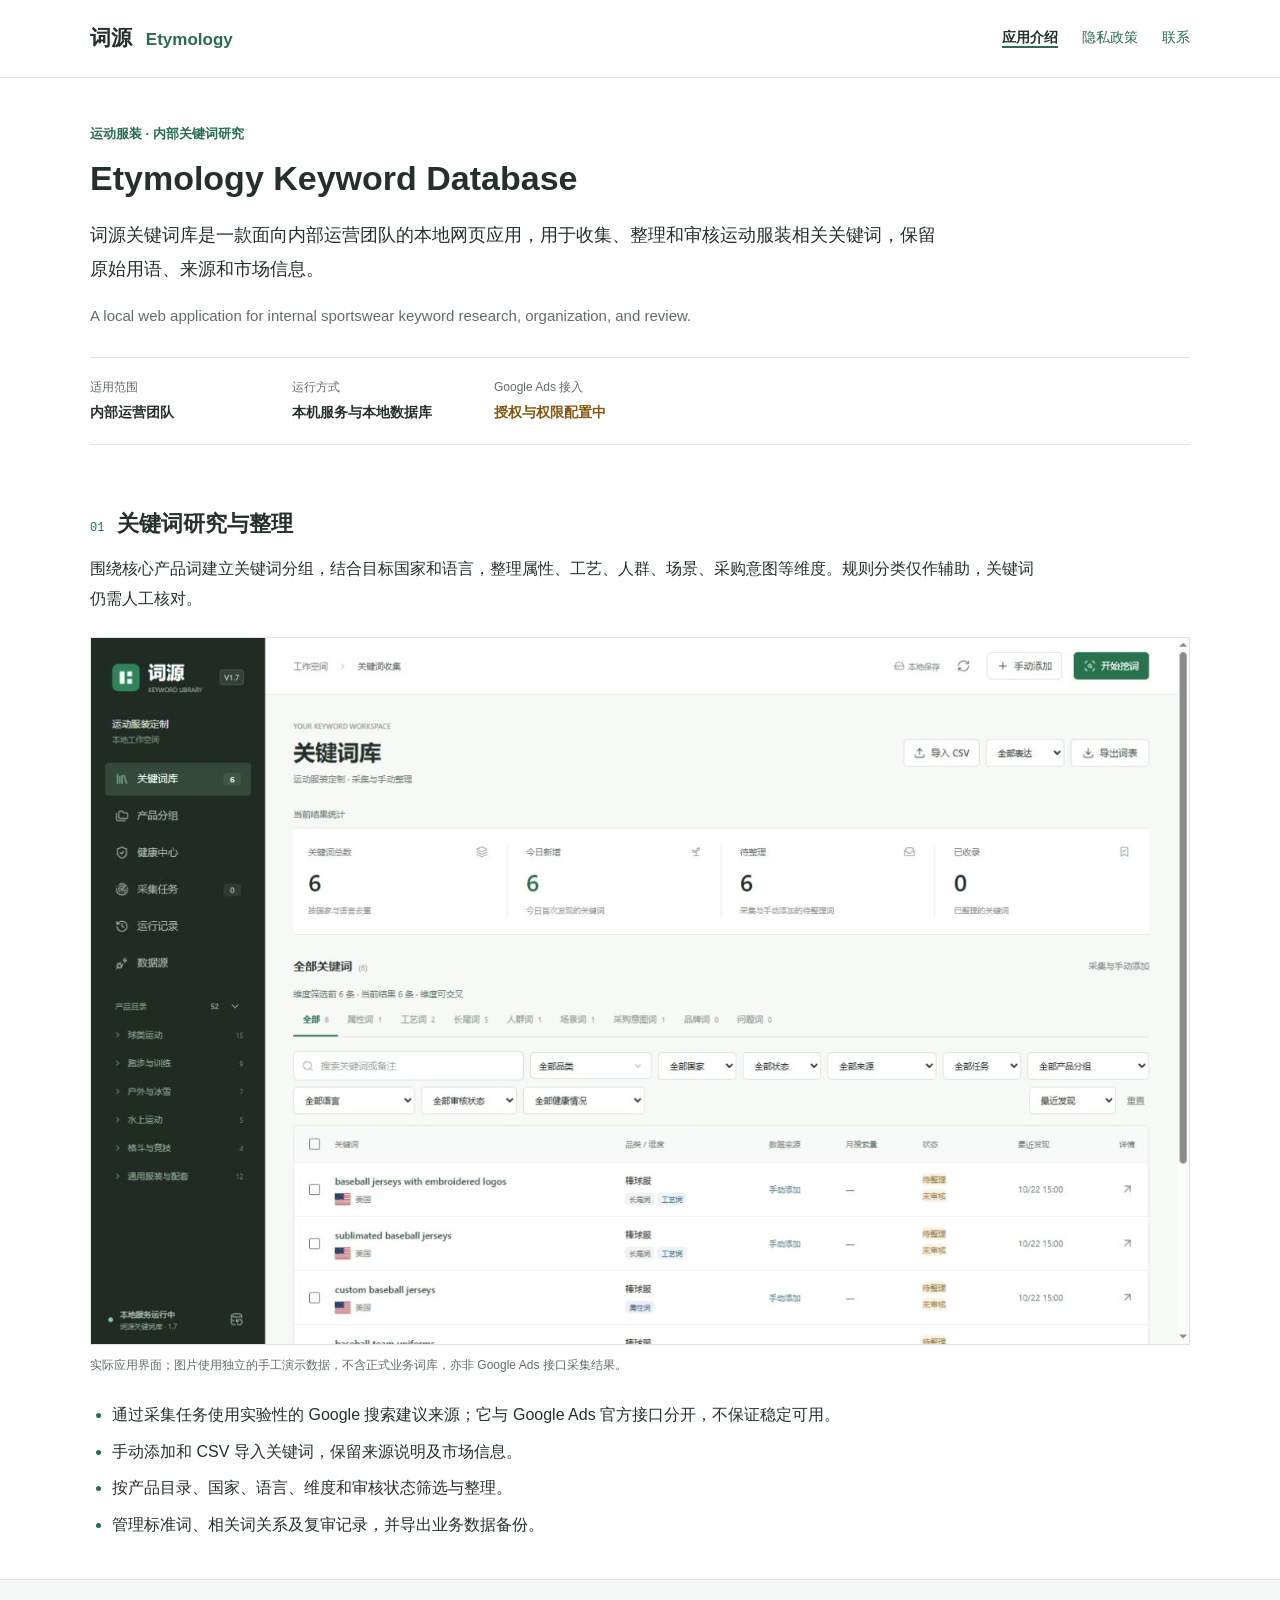
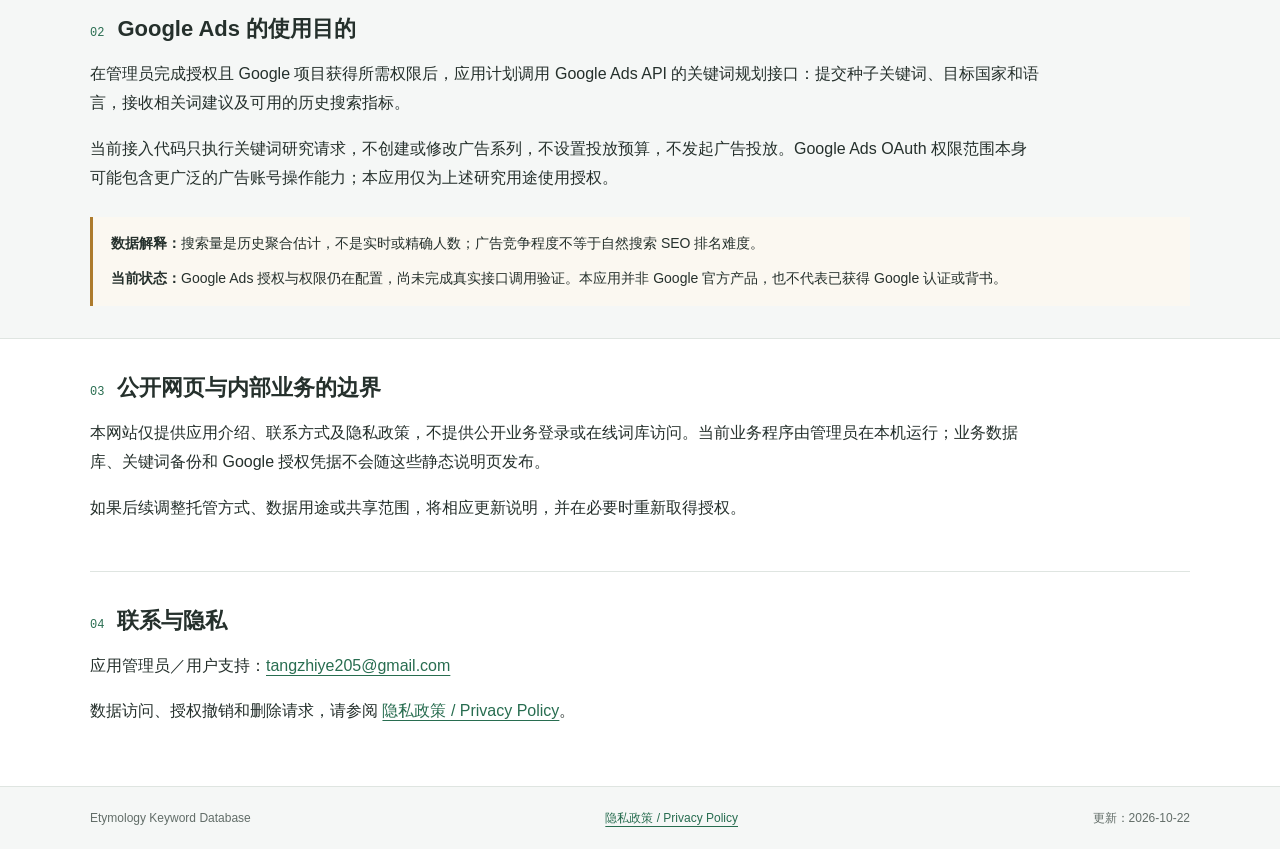
<file: index.html>
<!doctype html>
<html lang="zh-CN">
<head>
  <meta charset="utf-8">
  <meta name="viewport" content="width=device-width, initial-scale=1">
  <meta name="description" content="Etymology Keyword Database（词源关键词库）应用介绍：面向内部运营团队的运动服装关键词研究与整理工具。">
  <meta name="referrer" content="strict-origin-when-cross-origin">
  <title>Etymology Keyword Database | 词源关键词库</title>
  <link rel="stylesheet" href="styles.css">
</head>
<body>
  <a class="skip-link" href="#main">跳到正文</a>
  <header class="site-header">
    <div class="container header-inner">
      <a class="wordmark" href="index.html">词源 <span lang="en">Etymology</span></a>
      <nav aria-label="主导航">
        <a href="index.html" aria-current="page">应用介绍</a>
        <a href="privacy.html">隐私政策</a>
        <a href="#contact">联系</a>
      </nav>
    </div>
  </header>
  <main id="main">
    <section class="intro container" aria-labelledby="app-title">
      <p class="eyebrow">运动服装 · 内部关键词研究</p>
      <h1 id="app-title" lang="en">Etymology Keyword Database</h1>
      <p class="lead">词源关键词库是一款面向内部运营团队的本地网页应用，用于收集、整理和审核运动服装相关关键词，保留原始用语、来源和市场信息。</p>
      <p class="english-summary" lang="en">A local web application for internal sportswear keyword research, organization, and review.</p>
      <dl class="app-meta">
        <div><dt>适用范围</dt><dd>内部运营团队</dd></div>
        <div><dt>运行方式</dt><dd>本机服务与本地数据库</dd></div>
        <div><dt>Google Ads 接入</dt><dd class="pending">授权与权限配置中</dd></div>
      </dl>
    </section>
    <section class="container section" aria-labelledby="research-title">
      <div class="section-heading"><span class="section-number" aria-hidden="true">01</span><h2 id="research-title">关键词研究与整理</h2></div>
      <p>围绕核心产品词建立关键词分组，结合目标国家和语言，整理属性、工艺、人群、场景、采购意图等维度。规则分类仅作辅助，关键词仍需人工核对。</p>
      <figure class="product-figure">
        <img src="app-preview.png" alt="词源关键词库的实际界面，展示棒球服演示关键词、国家筛选、分类与审核状态。" width="1385" height="890" fetchpriority="high">
        <figcaption>实际应用界面；图片使用独立的手工演示数据，不含正式业务词库，亦非 Google Ads 接口采集结果。</figcaption>
      </figure>
      <ul class="feature-list">
        <li>通过采集任务使用实验性的 Google 搜索建议来源；它与 Google Ads 官方接口分开，不保证稳定可用。</li>
        <li>手动添加和 CSV 导入关键词，保留来源说明及市场信息。</li>
        <li>按产品目录、国家、语言、维度和审核状态筛选与整理。</li>
        <li>管理标准词、相关词关系及复审记录，并导出业务数据备份。</li>
      </ul>
    </section>
    <section class="band" aria-labelledby="google-title">
      <div class="container section">
        <div class="section-heading"><span class="section-number" aria-hidden="true">02</span><h2 id="google-title">Google Ads 的使用目的</h2></div>
        <p>在管理员完成授权且 Google 项目获得所需权限后，应用计划调用 Google Ads API 的关键词规划接口：提交种子关键词、目标国家和语言，接收相关词建议及可用的历史搜索指标。</p>
        <p>当前接入代码只执行关键词研究请求，不创建或修改广告系列，不设置投放预算，不发起广告投放。Google Ads OAuth 权限范围本身可能包含更广泛的广告账号操作能力；本应用仅为上述研究用途使用授权。</p>
        <aside class="notice" aria-label="数据解释与接入状态">
          <p><strong>数据解释：</strong>搜索量是历史聚合估计，不是实时或精确人数；广告竞争程度不等于自然搜索 SEO 排名难度。</p>
          <p><strong>当前状态：</strong>Google Ads 授权与权限仍在配置，尚未完成真实接口调用验证。本应用并非 Google 官方产品，也不代表已获得 Google 认证或背书。</p>
        </aside>
      </div>
    </section>
    <section class="container section" aria-labelledby="boundary-title">
      <div class="section-heading"><span class="section-number" aria-hidden="true">03</span><h2 id="boundary-title">公开网页与内部业务的边界</h2></div>
      <p>本网站仅提供应用介绍、联系方式及隐私政策，不提供公开业务登录或在线词库访问。当前业务程序由管理员在本机运行；业务数据库、关键词备份和 Google 授权凭据不会随这些静态说明页发布。</p>
      <p>如果后续调整托管方式、数据用途或共享范围，将相应更新说明，并在必要时重新取得授权。</p>
    </section>
    <section class="container section contact-section" id="contact" aria-labelledby="contact-title">
      <div class="section-heading"><span class="section-number" aria-hidden="true">04</span><h2 id="contact-title">联系与隐私</h2></div>
      <p>应用管理员／用户支持：<a class="email" href="mailto:tangzhiye205@gmail.com">tangzhiye205@gmail.com</a></p>
      <p>数据访问、授权撤销和删除请求，请参阅 <a href="privacy.html">隐私政策 / Privacy Policy</a>。</p>
    </section>
  </main>
  <footer class="site-footer"><div class="container footer-inner"><span lang="en">Etymology Keyword Database</span><a href="privacy.html">隐私政策 / Privacy Policy</a><span>更新：2026-10-22</span></div></footer>
</body>
</html>
</file>
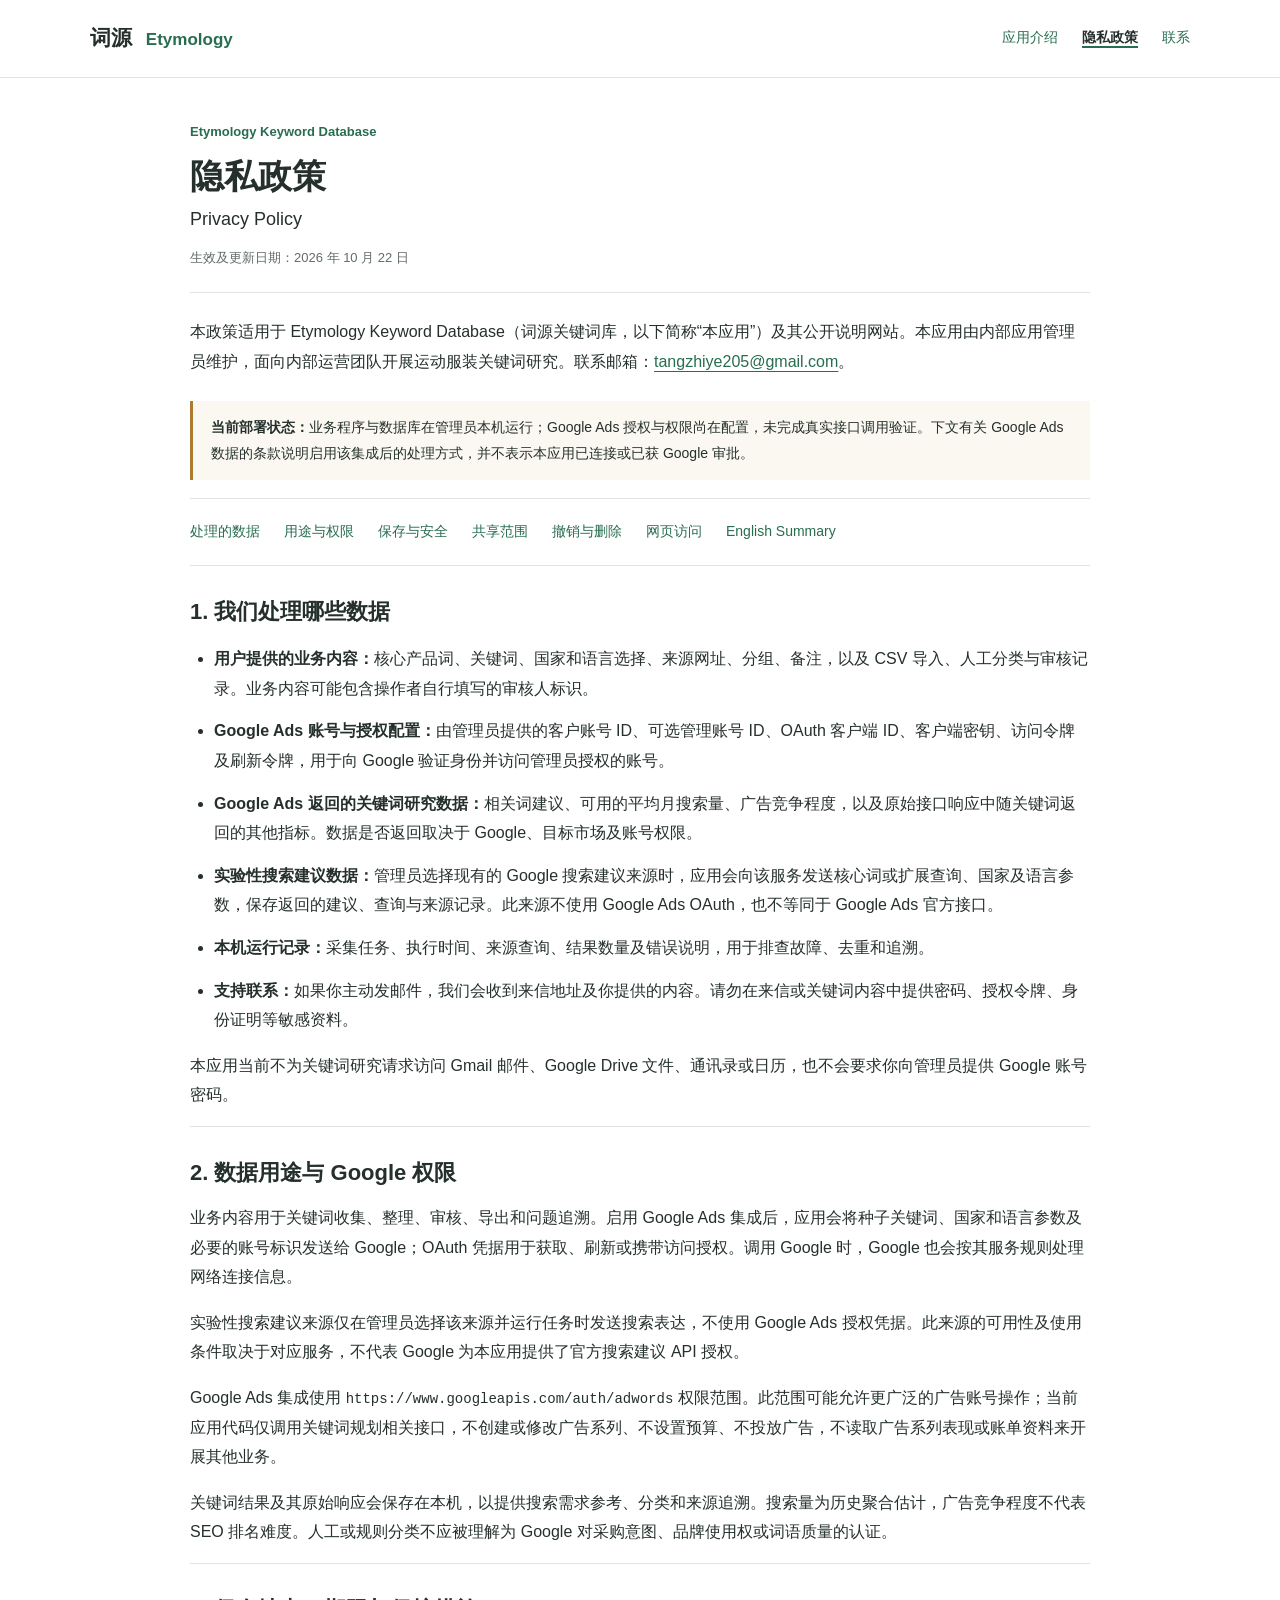
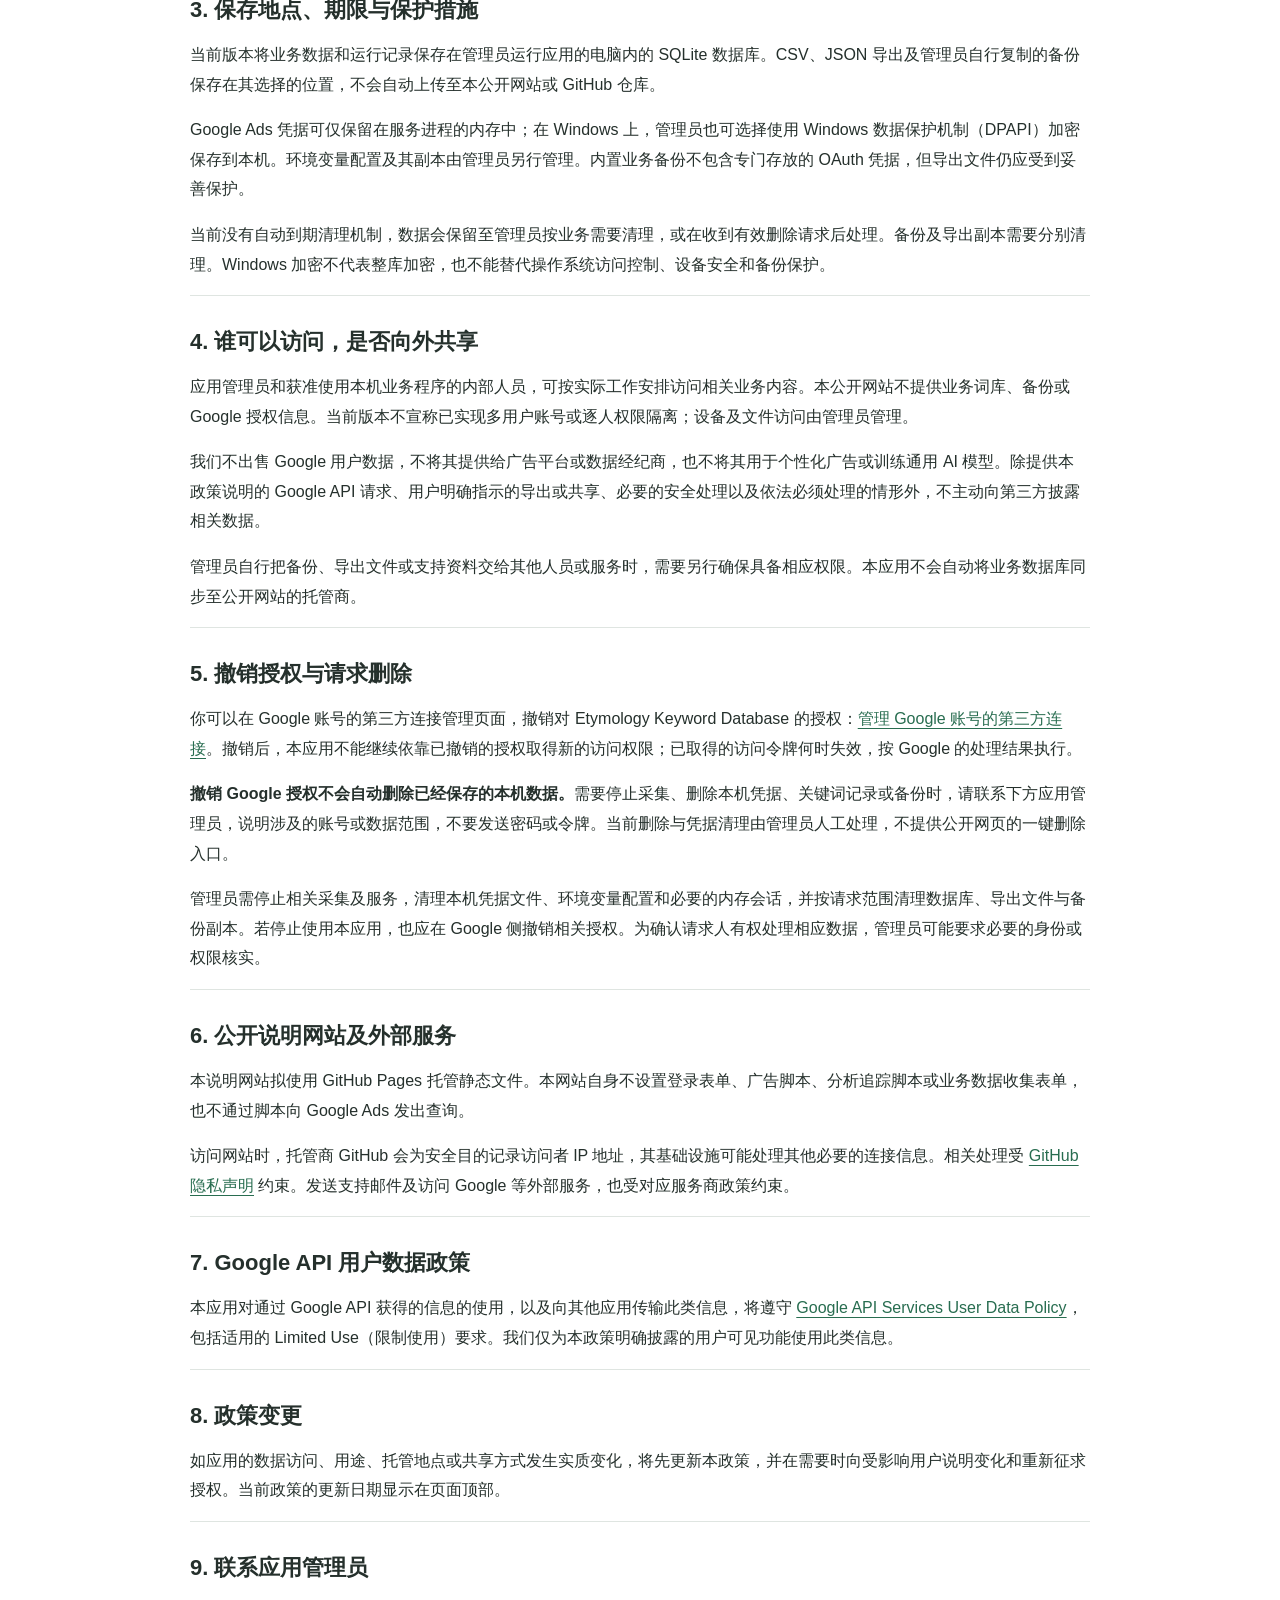
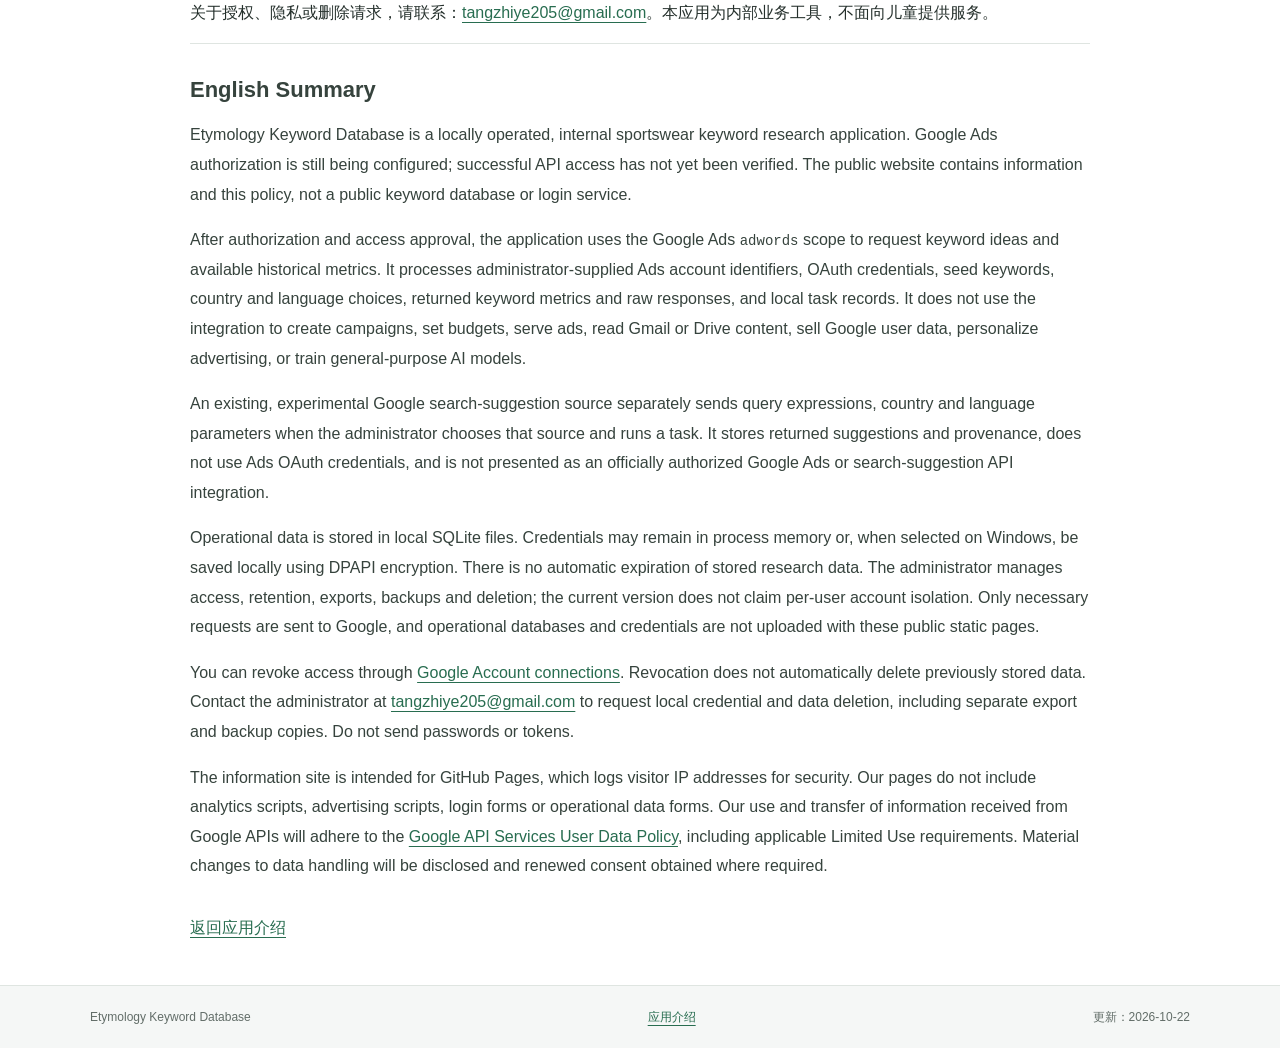
<file: privacy.html>
<!doctype html>
<html lang="zh-CN">
<head>
  <meta charset="utf-8">
  <meta name="viewport" content="width=device-width, initial-scale=1">
  <meta name="description" content="Etymology Keyword Database（词源关键词库）的隐私政策：Google API 数据的访问、使用、保存、共享、撤销授权与删除方式。">
  <meta name="referrer" content="strict-origin-when-cross-origin">
  <title>隐私政策 / Privacy Policy | Etymology Keyword Database</title>
  <link rel="stylesheet" href="styles.css">
</head>
<body>
  <a class="skip-link" href="#main">跳到正文</a>
  <header class="site-header"><div class="container header-inner"><a class="wordmark" href="index.html">词源 <span lang="en">Etymology</span></a><nav aria-label="主导航"><a href="index.html">应用介绍</a><a href="privacy.html" aria-current="page">隐私政策</a><a href="#contact">联系</a></nav></div></header>
  <main class="container policy" id="main">
    <header class="policy-header"><p class="eyebrow" lang="en">Etymology Keyword Database</p><h1>隐私政策</h1><p class="policy-subtitle" lang="en">Privacy Policy</p><p class="muted">生效及更新日期：2026 年 10 月 22 日</p></header>
    <p>本政策适用于 Etymology Keyword Database（词源关键词库，以下简称“本应用”）及其公开说明网站。本应用由内部应用管理员维护，面向内部运营团队开展运动服装关键词研究。联系邮箱：<a class="email" href="mailto:tangzhiye205@gmail.com">tangzhiye205@gmail.com</a>。</p>
    <aside class="notice"><p><strong>当前部署状态：</strong>业务程序与数据库在管理员本机运行；Google Ads 授权与权限尚在配置，未完成真实接口调用验证。下文有关 Google Ads 数据的条款说明启用该集成后的处理方式，并不表示本应用已连接或已获 Google 审批。</p></aside>
    <nav class="policy-toc" aria-label="政策目录"><a href="#data">处理的数据</a><a href="#purpose">用途与权限</a><a href="#storage">保存与安全</a><a href="#sharing">共享范围</a><a href="#deletion">撤销与删除</a><a href="#hosting">网页访问</a><a href="#english">English Summary</a></nav>
    <section id="data"><h2>1. 我们处理哪些数据</h2>
      <ul>
        <li><strong>用户提供的业务内容：</strong>核心产品词、关键词、国家和语言选择、来源网址、分组、备注，以及 CSV 导入、人工分类与审核记录。业务内容可能包含操作者自行填写的审核人标识。</li>
        <li><strong>Google Ads 账号与授权配置：</strong>由管理员提供的客户账号 ID、可选管理账号 ID、OAuth 客户端 ID、客户端密钥、访问令牌及刷新令牌，用于向 Google 验证身份并访问管理员授权的账号。</li>
        <li><strong>Google Ads 返回的关键词研究数据：</strong>相关词建议、可用的平均月搜索量、广告竞争程度，以及原始接口响应中随关键词返回的其他指标。数据是否返回取决于 Google、目标市场及账号权限。</li>
        <li><strong>实验性搜索建议数据：</strong>管理员选择现有的 Google 搜索建议来源时，应用会向该服务发送核心词或扩展查询、国家及语言参数，保存返回的建议、查询与来源记录。此来源不使用 Google Ads OAuth，也不等同于 Google Ads 官方接口。</li>
        <li><strong>本机运行记录：</strong>采集任务、执行时间、来源查询、结果数量及错误说明，用于排查故障、去重和追溯。</li>
        <li><strong>支持联系：</strong>如果你主动发邮件，我们会收到来信地址及你提供的内容。请勿在来信或关键词内容中提供密码、授权令牌、身份证明等敏感资料。</li>
      </ul>
      <p>本应用当前不为关键词研究请求访问 Gmail 邮件、Google Drive 文件、通讯录或日历，也不会要求你向管理员提供 Google 账号密码。</p>
    </section>
    <section id="purpose"><h2>2. 数据用途与 Google 权限</h2>
      <p>业务内容用于关键词收集、整理、审核、导出和问题追溯。启用 Google Ads 集成后，应用会将种子关键词、国家和语言参数及必要的账号标识发送给 Google；OAuth 凭据用于获取、刷新或携带访问授权。调用 Google 时，Google 也会按其服务规则处理网络连接信息。</p>
      <p>实验性搜索建议来源仅在管理员选择该来源并运行任务时发送搜索表达，不使用 Google Ads 授权凭据。此来源的可用性及使用条件取决于对应服务，不代表 Google 为本应用提供了官方搜索建议 API 授权。</p>
      <p>Google Ads 集成使用 <code>https://www.googleapis.com/auth/adwords</code> 权限范围。此范围可能允许更广泛的广告账号操作；当前应用代码仅调用关键词规划相关接口，不创建或修改广告系列、不设置预算、不投放广告，不读取广告系列表现或账单资料来开展其他业务。</p>
      <p>关键词结果及其原始响应会保存在本机，以提供搜索需求参考、分类和来源追溯。搜索量为历史聚合估计，广告竞争程度不代表 SEO 排名难度。人工或规则分类不应被理解为 Google 对采购意图、品牌使用权或词语质量的认证。</p>
    </section>
    <section id="storage"><h2>3. 保存地点、期限与保护措施</h2>
      <p>当前版本将业务数据和运行记录保存在管理员运行应用的电脑内的 SQLite 数据库。CSV、JSON 导出及管理员自行复制的备份保存在其选择的位置，不会自动上传至本公开网站或 GitHub 仓库。</p>
      <p>Google Ads 凭据可仅保留在服务进程的内存中；在 Windows 上，管理员也可选择使用 Windows 数据保护机制（DPAPI）加密保存到本机。环境变量配置及其副本由管理员另行管理。内置业务备份不包含专门存放的 OAuth 凭据，但导出文件仍应受到妥善保护。</p>
      <p>当前没有自动到期清理机制，数据会保留至管理员按业务需要清理，或在收到有效删除请求后处理。备份及导出副本需要分别清理。Windows 加密不代表整库加密，也不能替代操作系统访问控制、设备安全和备份保护。</p>
    </section>
    <section id="sharing"><h2>4. 谁可以访问，是否向外共享</h2>
      <p>应用管理员和获准使用本机业务程序的内部人员，可按实际工作安排访问相关业务内容。本公开网站不提供业务词库、备份或 Google 授权信息。当前版本不宣称已实现多用户账号或逐人权限隔离；设备及文件访问由管理员管理。</p>
      <p>我们不出售 Google 用户数据，不将其提供给广告平台或数据经纪商，也不将其用于个性化广告或训练通用 AI 模型。除提供本政策说明的 Google API 请求、用户明确指示的导出或共享、必要的安全处理以及依法必须处理的情形外，不主动向第三方披露相关数据。</p>
      <p>管理员自行把备份、导出文件或支持资料交给其他人员或服务时，需要另行确保具备相应权限。本应用不会自动将业务数据库同步至公开网站的托管商。</p>
    </section>
    <section id="deletion"><h2>5. 撤销授权与请求删除</h2>
      <p>你可以在 Google 账号的第三方连接管理页面，撤销对 <span lang="en">Etymology Keyword Database</span> 的授权：<a href="https://myaccount.google.com/connections">管理 Google 账号的第三方连接</a>。撤销后，本应用不能继续依靠已撤销的授权取得新的访问权限；已取得的访问令牌何时失效，按 Google 的处理结果执行。</p>
      <p><strong>撤销 Google 授权不会自动删除已经保存的本机数据。</strong>需要停止采集、删除本机凭据、关键词记录或备份时，请联系下方应用管理员，说明涉及的账号或数据范围，不要发送密码或令牌。当前删除与凭据清理由管理员人工处理，不提供公开网页的一键删除入口。</p>
      <p>管理员需停止相关采集及服务，清理本机凭据文件、环境变量配置和必要的内存会话，并按请求范围清理数据库、导出文件与备份副本。若停止使用本应用，也应在 Google 侧撤销相关授权。为确认请求人有权处理相应数据，管理员可能要求必要的身份或权限核实。</p>
    </section>
    <section id="hosting"><h2>6. 公开说明网站及外部服务</h2>
      <p>本说明网站拟使用 GitHub Pages 托管静态文件。本网站自身不设置登录表单、广告脚本、分析追踪脚本或业务数据收集表单，也不通过脚本向 Google Ads 发出查询。</p>
      <p>访问网站时，托管商 GitHub 会为安全目的记录访问者 IP 地址，其基础设施可能处理其他必要的连接信息。相关处理受 <a href="https://docs.github.com/en/site-policy/privacy-policies/github-general-privacy-statement">GitHub 隐私声明</a> 约束。发送支持邮件及访问 Google 等外部服务，也受对应服务商政策约束。</p>
    </section>
    <section><h2>7. Google API 用户数据政策</h2>
      <p>本应用对通过 Google API 获得的信息的使用，以及向其他应用传输此类信息，将遵守 <a href="https://developers.google.com/terms/api-services-user-data-policy">Google API Services User Data Policy</a>，包括适用的 Limited Use（限制使用）要求。我们仅为本政策明确披露的用户可见功能使用此类信息。</p>
    </section>
    <section><h2>8. 政策变更</h2><p>如应用的数据访问、用途、托管地点或共享方式发生实质变化，将先更新本政策，并在需要时向受影响用户说明变化和重新征求授权。当前政策的更新日期显示在页面顶部。</p></section>
    <section id="contact"><h2>9. 联系应用管理员</h2><p>关于授权、隐私或删除请求，请联系：<a class="email" href="mailto:tangzhiye205@gmail.com">tangzhiye205@gmail.com</a>。本应用为内部业务工具，不面向儿童提供服务。</p></section>
    <section class="english-policy" id="english" lang="en"><h2>English Summary</h2>
      <p>Etymology Keyword Database is a locally operated, internal sportswear keyword research application. Google Ads authorization is still being configured; successful API access has not yet been verified. The public website contains information and this policy, not a public keyword database or login service.</p>
      <p>After authorization and access approval, the application uses the Google Ads <code>adwords</code> scope to request keyword ideas and available historical metrics. It processes administrator-supplied Ads account identifiers, OAuth credentials, seed keywords, country and language choices, returned keyword metrics and raw responses, and local task records. It does not use the integration to create campaigns, set budgets, serve ads, read Gmail or Drive content, sell Google user data, personalize advertising, or train general-purpose AI models.</p>
      <p>An existing, experimental Google search-suggestion source separately sends query expressions, country and language parameters when the administrator chooses that source and runs a task. It stores returned suggestions and provenance, does not use Ads OAuth credentials, and is not presented as an officially authorized Google Ads or search-suggestion API integration.</p>
      <p>Operational data is stored in local SQLite files. Credentials may remain in process memory or, when selected on Windows, be saved locally using DPAPI encryption. There is no automatic expiration of stored research data. The administrator manages access, retention, exports, backups and deletion; the current version does not claim per-user account isolation. Only necessary requests are sent to Google, and operational databases and credentials are not uploaded with these public static pages.</p>
      <p>You can revoke access through <a href="https://myaccount.google.com/connections">Google Account connections</a>. Revocation does not automatically delete previously stored data. Contact the administrator at <a class="email" href="mailto:tangzhiye205@gmail.com">tangzhiye205@gmail.com</a> to request local credential and data deletion, including separate export and backup copies. Do not send passwords or tokens.</p>
      <p>The information site is intended for GitHub Pages, which logs visitor IP addresses for security. Our pages do not include analytics scripts, advertising scripts, login forms or operational data forms. Our use and transfer of information received from Google APIs will adhere to the <a href="https://developers.google.com/terms/api-services-user-data-policy">Google API Services User Data Policy</a>, including applicable Limited Use requirements. Material changes to data handling will be disclosed and renewed consent obtained where required.</p>
    </section>
    <p class="back-link"><a href="index.html">返回应用介绍</a></p>
  </main>
  <footer class="site-footer"><div class="container footer-inner"><span lang="en">Etymology Keyword Database</span><a href="index.html">应用介绍</a><span>更新：2026-10-22</span></div></footer>
</body>
</html>
</file>
<file: styles.css>
:root {
  color-scheme: light;
  --text: #25302c;
  --muted: #626d68;
  --green: #286d50;
  --line: #dfe5e1;
  --surface: #f5f7f6;
  --amber: #855712;
}
* { box-sizing: border-box; letter-spacing: 0; }
html { scroll-behavior: smooth; scroll-padding-top: 24px; }
body { margin: 0; color: var(--text); background: #fff; font: 16px/1.85 "Segoe UI", "Microsoft YaHei", "PingFang SC", sans-serif; overflow-wrap: anywhere; }
a { color: var(--green); text-underline-offset: 4px; }
a:hover { color: #174a36; }
a:focus-visible { outline: 3px solid #b37819; outline-offset: 5px; }
.container { width: min(1100px, calc(100% - 48px)); margin-inline: auto; }
.site-header { border-bottom: 1px solid var(--line); }
.header-inner { display: flex; justify-content: space-between; align-items: center; gap: 20px; padding-block: 19px; flex-wrap: wrap; }
.wordmark { text-decoration: none; color: var(--text); font-size: 21px; font-weight: 700; }
.wordmark span { padding-left: 8px; color: var(--green); font-size: 17px; font-weight: 600; }
nav { display: flex; flex-wrap: wrap; column-gap: 24px; row-gap: 10px; }
nav a { font-size: 14px; text-decoration: none; }
nav a[aria-current="page"] { color: var(--text); font-weight: 700; text-decoration: underline; text-decoration-color: var(--green); text-decoration-thickness: 2px; }
.skip-link { position: absolute; top: -120px; left: 20px; background: white; padding: 10px 16px; z-index: 10; }
.skip-link:focus { top: 10px; }
.intro { padding-block: 44px 30px; }
.eyebrow { margin: 0 0 10px; color: var(--green); font-size: 13px; font-weight: 600; }
h1 { margin: 0 0 18px; font-size: 34px; line-height: 1.3; font-weight: 650; }
h2 { margin: 0 0 14px; font-size: 22px; line-height: 1.5; font-weight: 650; }
p { margin: 0 0 16px; }
.lead { max-width: 850px; font-size: 18px; line-height: 1.9; }
.english-summary { max-width: 850px; color: var(--muted); font-size: 15px; }
.app-meta { display: flex; flex-wrap: wrap; margin: 27px 0 0; padding: 18px 0; gap: 20px 42px; border-top: 1px solid var(--line); border-bottom: 1px solid var(--line); }
.app-meta div { min-width: 160px; }
.app-meta dt { font-size: 12px; color: var(--muted); }
.app-meta dd { margin: 2px 0 0; font-size: 14px; font-weight: 600; }
.pending { color: var(--amber); }
.section { padding-block: 32px; }
.section-heading { display: flex; align-items: baseline; gap: 13px; }
.section-number { font: 12px/1.5 Consolas, monospace; color: var(--green); }
.section > p { max-width: 950px; }
.product-figure { margin: 24px 0; }
.product-figure img { display: block; width: 100%; height: auto; border: 1px solid var(--line); background: var(--surface); }
figcaption { margin-top: 9px; font-size: 12px; color: var(--muted); }
.feature-list { padding-left: 22px; margin: 22px 0 0; }
.feature-list li { margin-bottom: 7px; }
.feature-list li::marker { color: var(--green); }
.band { background: var(--surface); border-block: 1px solid var(--line); }
.notice { border-left: 3px solid #ad7b2d; padding: 14px 18px; background: #fbf8f1; margin: 24px 0 0; }
.notice p { margin: 0; font-size: 14px; }
.notice p + p { margin-top: 9px; }
.contact-section { border-top: 1px solid var(--line); }
.email { overflow-wrap: anywhere; }
.site-footer { margin-top: 12px; border-top: 1px solid var(--line); background: var(--surface); color: var(--muted); }
.footer-inner { display: flex; flex-wrap: wrap; gap: 12px 28px; justify-content: space-between; padding-block: 20px; font-size: 12px; }
.policy { max-width: 900px; padding-top: 42px; padding-bottom: 30px; }
.policy-header { border-bottom: 1px solid var(--line); margin-bottom: 24px; padding-bottom: 22px; }
.policy-header h1 { margin-bottom: 5px; }
.policy-subtitle { font-size: 18px; margin: 0 0 10px; }
.muted { color: var(--muted); font-size: 13px; margin: 0; }
.policy section { padding-top: 29px; }
.policy section + section { margin-top: 12px; border-top: 1px solid var(--line); }
.policy li { margin-bottom: 13px; }
.policy ul { padding-left: 24px; }
.policy-toc { padding: 20px 0; margin-top: 18px; border-block: 1px solid var(--line); }
.policy code { font: 14px/1.7 Consolas, monospace; overflow-wrap: anywhere; }
.english-policy { color: #36433d; }
.back-link { margin: 32px 0 0; }
@media (max-width: 580px) {
  .container { width: calc(100% - 32px); }
  .header-inner { gap: 10px; padding-block: 13px; }
  .site-header nav { width: 100%; column-gap: 23px; }
  .intro { padding-block: 28px 18px; }
  .app-meta { display: grid; grid-template-columns: 1fr; gap: 13px; margin-top: 20px; }
  .app-meta div { display: grid; grid-template-columns: 104px minmax(0, 1fr); align-items: baseline; min-width: 0; }
  .app-meta dd { margin: 0; }
  .section { padding-block: 25px; }
  .policy { padding-top: 28px; }
  .notice { padding: 12px 14px; }
  .policy-toc { column-gap: 18px; }
}
@media (prefers-reduced-motion: reduce) { html { scroll-behavior: auto; } }
@media print {
  .site-header, .skip-link, .policy-toc, .site-footer { display: none; }
  .container { width: 100%; max-width: none; }
  body { font-size: 11pt; }
  .intro, .section, .policy { padding-block: 12px; }
  a { color: inherit; }
  h2 { break-after: avoid; }
  .notice { break-inside: avoid; }
}
</file>
